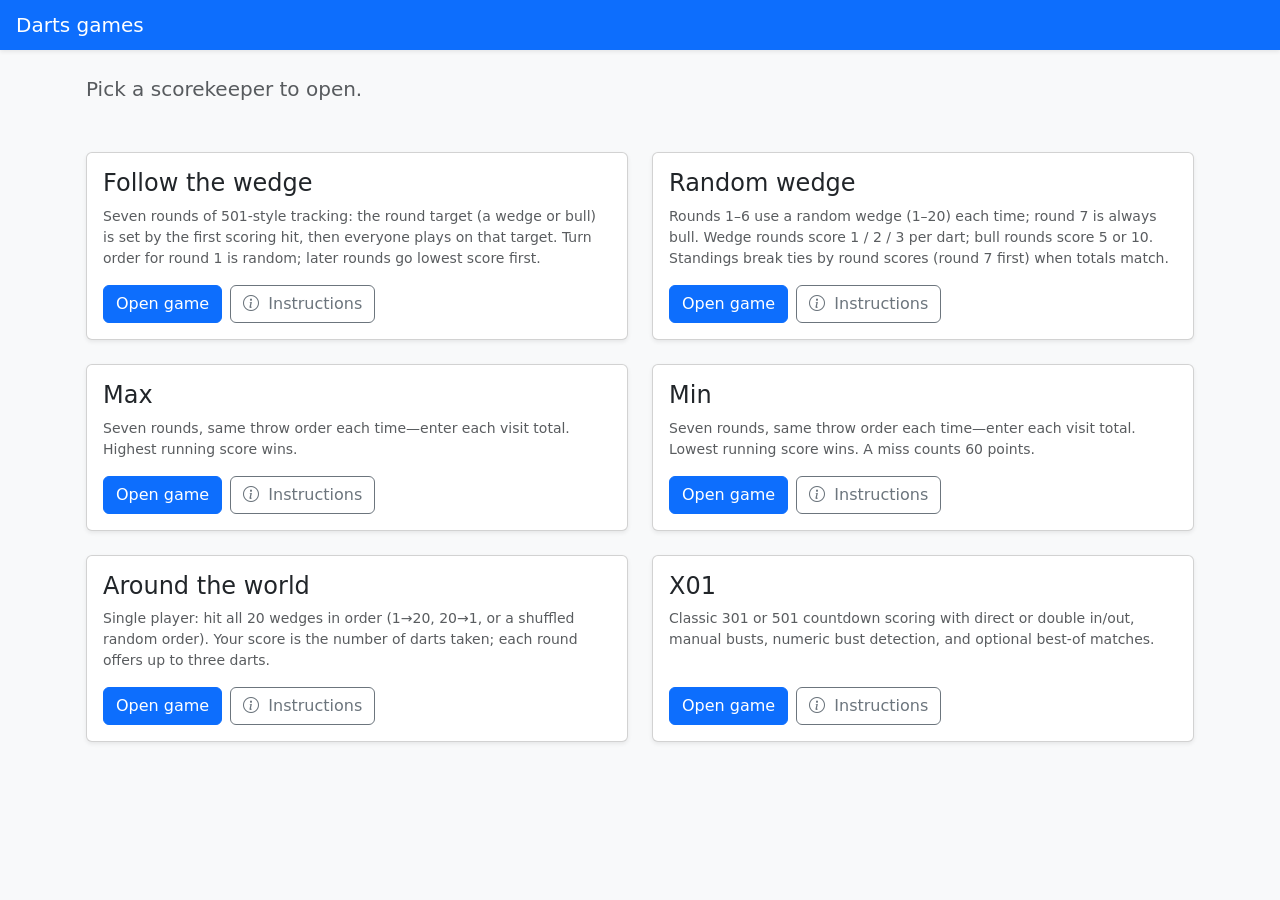
<file: index.html>
<!DOCTYPE html>
<html lang="en">
  <head>
    <meta charset="utf-8" />
    <meta name="viewport" content="width=device-width, initial-scale=1" />
    <title>Darts games</title>
    <link
      href="https://cdn.jsdelivr.net/npm/bootstrap@5.3.3/dist/css/bootstrap.min.css"
      rel="stylesheet"
      integrity="sha384-QWTKZyjpPEjISv5WaRU9OFeRpok6YctnYmDr5pNlyT2bRjXh0JMhjY6hW+ALEwIH"
      crossorigin="anonymous"
    />
    <link rel="stylesheet" href="https://cdn.jsdelivr.net/npm/bootstrap-icons@1.11.3/font/bootstrap-icons.min.css" />
    <style>
      .game-selector-card {
        transition: box-shadow 0.15s ease, transform 0.15s ease;
      }
      .game-selector-card:hover,
      .game-selector-card:focus-within {
        box-shadow: 0 0.5rem 1rem rgba(0, 0, 0, 0.12) !important;
        transform: translateY(-2px);
      }
    </style>
  </head>
  <body class="bg-light">
    <header class="navbar navbar-dark bg-primary shadow-sm py-2">
      <div class="container-fluid px-3">
        <span class="navbar-brand mb-0 h1 fs-5">Darts games</span>
      </div>
    </header>

    <main class="container px-3 py-4 pb-5">
      <p class="lead text-muted mb-4 mb-md-5">Pick a scorekeeper to open.</p>

      <div class="row g-4">
        <div class="col-md-6">
          <article class="card h-100 shadow-sm game-selector-card">
            <div class="card-body d-flex flex-column">
              <h2 class="h4 card-title text-body">Follow the wedge</h2>
              <p class="card-text text-body-secondary small flex-grow-1 mb-3">
                Seven rounds of 501-style tracking: the round target (a wedge or bull) is set by the first scoring hit, then everyone plays
                on that target. Turn order for round 1 is random; later rounds go lowest score first.
              </p>
              <div class="d-flex flex-wrap gap-2 align-self-start">
                <a href="follow-sector/index.html" class="btn btn-primary">Open game</a>
                <a
                  href="instructions.html?game=follow-sector"
                  class="btn btn-outline-secondary"
                  aria-label="Instructions"
                  title="Instructions"
                >
                  <i class="bi bi-info-circle" aria-hidden="true"></i>
                  <span class="ms-1">Instructions</span>
                </a>
              </div>
            </div>
          </article>
        </div>

        <div class="col-md-6">
          <article class="card h-100 shadow-sm game-selector-card">
            <div class="card-body d-flex flex-column">
              <h2 class="h4 card-title text-body">Random wedge</h2>
              <p class="card-text text-body-secondary small flex-grow-1 mb-3">
                Rounds 1–6 use a random wedge (1–20) each time; round 7 is always bull. Wedge rounds score 1 / 2 / 3 per dart; bull rounds
                score 5 or 10. Standings break ties by round scores (round 7 first) when totals match.
              </p>
              <div class="d-flex flex-wrap gap-2 align-self-start">
                <a href="random-sector/index.html" class="btn btn-primary">Open game</a>
                <a
                  href="instructions.html?game=random-sector"
                  class="btn btn-outline-secondary"
                  aria-label="Instructions"
                  title="Instructions"
                >
                  <i class="bi bi-info-circle" aria-hidden="true"></i>
                  <span class="ms-1">Instructions</span>
                </a>
              </div>
            </div>
          </article>
        </div>

        <div class="col-md-6">
          <article class="card h-100 shadow-sm game-selector-card">
            <div class="card-body d-flex flex-column">
              <h2 class="h4 card-title text-body">Max</h2>
              <p class="card-text text-body-secondary small flex-grow-1 mb-3">
                Seven rounds, same throw order each time—enter each visit total. Highest running score wins.
              </p>
              <div class="d-flex flex-wrap gap-2 align-self-start">
                <a href="max-game/index.html" class="btn btn-primary">Open game</a>
                <a href="instructions.html?game=max-game" class="btn btn-outline-secondary" aria-label="Instructions" title="Instructions">
                  <i class="bi bi-info-circle" aria-hidden="true"></i>
                  <span class="ms-1">Instructions</span>
                </a>
              </div>
            </div>
          </article>
        </div>

        <div class="col-md-6">
          <article class="card h-100 shadow-sm game-selector-card">
            <div class="card-body d-flex flex-column">
              <h2 class="h4 card-title text-body">Min</h2>
              <p class="card-text text-body-secondary small flex-grow-1 mb-3">
                Seven rounds, same throw order each time—enter each visit total. Lowest running score wins. A miss counts 60 points.
              </p>
              <div class="d-flex flex-wrap gap-2 align-self-start">
                <a href="min-game/index.html" class="btn btn-primary">Open game</a>
                <a href="instructions.html?game=min-game" class="btn btn-outline-secondary" aria-label="Instructions" title="Instructions">
                  <i class="bi bi-info-circle" aria-hidden="true"></i>
                  <span class="ms-1">Instructions</span>
                </a>
              </div>
            </div>
          </article>
        </div>

        <div class="col-md-6">
          <article class="card h-100 shadow-sm game-selector-card">
            <div class="card-body d-flex flex-column">
              <h2 class="h4 card-title text-body">Around the world</h2>
              <p class="card-text text-body-secondary small flex-grow-1 mb-3">
                Single player: hit all 20 wedges in order (1→20, 20→1, or a shuffled random order). Your score is the number of darts taken; each round offers up to three darts.
              </p>
              <div class="d-flex flex-wrap gap-2 align-self-start">
                <a href="around-the-world/index.html" class="btn btn-primary">Open game</a>
                <a
                  href="instructions.html?game=around-the-world"
                  class="btn btn-outline-secondary"
                  aria-label="Instructions"
                  title="Instructions"
                >
                  <i class="bi bi-info-circle" aria-hidden="true"></i>
                  <span class="ms-1">Instructions</span>
                </a>
              </div>
            </div>
          </article>
        </div>

        <div class="col-md-6">
          <article class="card h-100 shadow-sm game-selector-card">
            <div class="card-body d-flex flex-column">
              <h2 class="h4 card-title text-body">X01</h2>
              <p class="card-text text-body-secondary small flex-grow-1 mb-3">
                Classic 301 or 501 countdown scoring with direct or double in/out, manual busts, numeric bust detection, and optional best-of matches.
              </p>
              <div class="d-flex flex-wrap gap-2 align-self-start">
                <a href="x01/index.html" class="btn btn-primary">Open game</a>
                <a href="instructions.html?game=x01" class="btn btn-outline-secondary" aria-label="Instructions" title="Instructions">
                  <i class="bi bi-info-circle" aria-hidden="true"></i>
                  <span class="ms-1">Instructions</span>
                </a>
              </div>
            </div>
          </article>
        </div>
      </div>
    </main>
  </body>
</html>
</file>
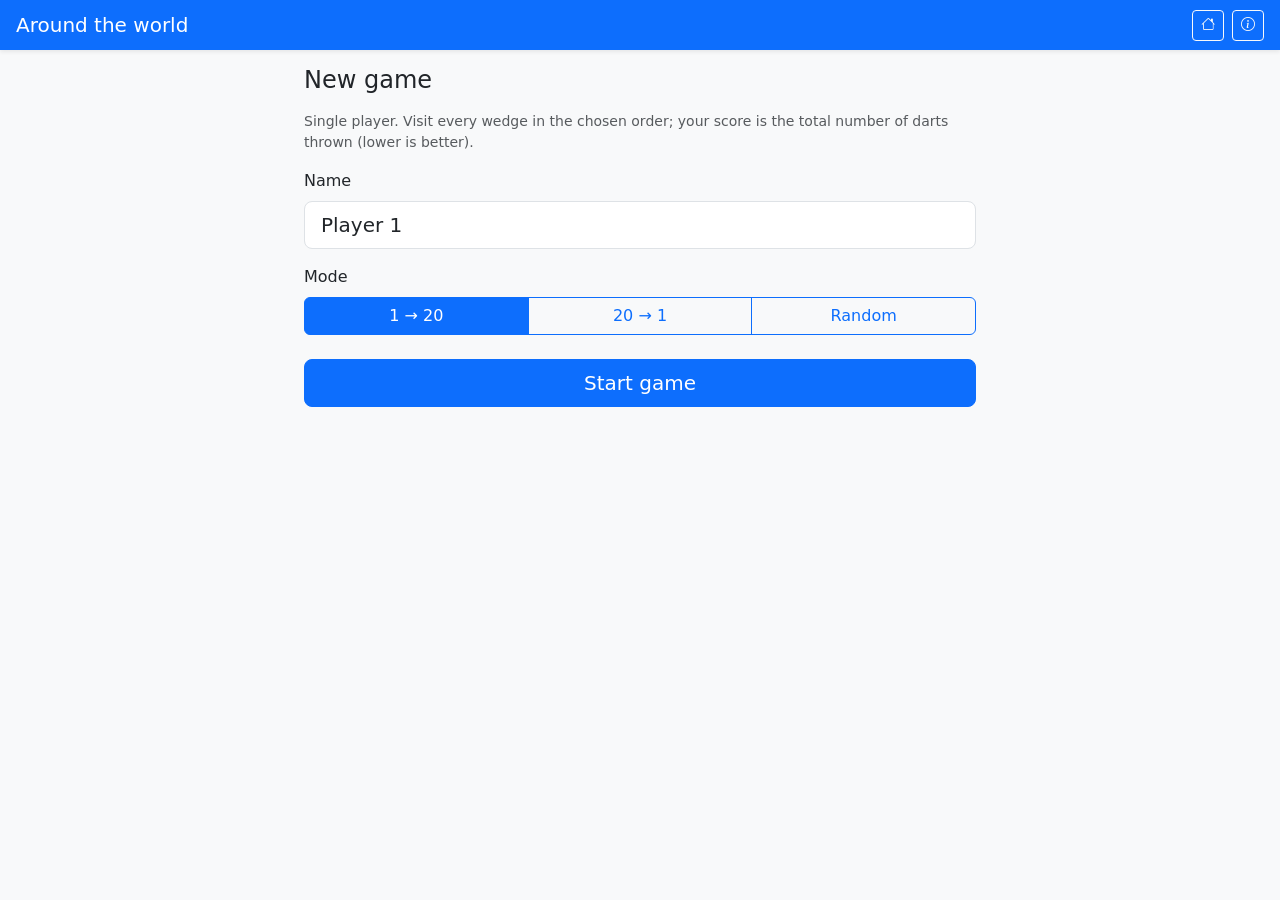
<file: around-the-world/index.html>
<!DOCTYPE html>
<html lang="en">
  <head>
    <meta charset="utf-8" />
    <meta name="viewport" content="width=device-width, initial-scale=1" />
    <title>Around the world</title>
    <link
      href="https://cdn.jsdelivr.net/npm/bootstrap@5.3.3/dist/css/bootstrap.min.css"
      rel="stylesheet"
      integrity="sha384-QWTKZyjpPEjISv5WaRU9OFeRpok6YctnYmDr5pNlyT2bRjXh0JMhjY6hW+ALEwIH"
      crossorigin="anonymous"
    />
    <link rel="stylesheet" href="https://cdn.jsdelivr.net/npm/bootstrap-icons@1.11.3/font/bootstrap-icons.min.css" />
    <link rel="stylesheet" href="../assets/darts-shared.css" />
    <link rel="stylesheet" href="styles.css" />
  </head>
  <body class="bg-light">
    <header class="navbar navbar-dark bg-primary shadow-sm py-2">
      <div class="container-fluid px-3 d-flex flex-wrap align-items-center">
        <span class="navbar-brand mb-0 h1 fs-5">Around the world</span>
        <div class="d-flex ms-auto gap-2 align-items-center">
          <a href="../index.html" class="btn btn-outline-light btn-sm" aria-label="Home" title="Home">
            <i class="bi bi-house" aria-hidden="true"></i>
          </a>
          <a
            href="../instructions.html?game=around-the-world"
            class="btn btn-outline-light btn-sm"
            aria-label="Instructions"
            title="Instructions"
          >
            <i class="bi bi-info-circle" aria-hidden="true"></i>
          </a>
          <button type="button" class="btn btn-outline-light btn-sm d-none" id="btn-abandon" aria-label="Abandon game">
            <i class="bi bi-box-arrow-right" aria-hidden="true"></i>
            <span class="visually-hidden">Abandon game</span>
          </button>
        </div>
      </div>
    </header>

    <main class="container-fluid px-3 py-3 pb-5">
      <!-- Setup -->
      <section id="screen-setup" class="screen">
        <h2 class="h4 mb-3">New game</h2>
        <p class="text-muted small mb-3">
          Single player. Visit every wedge in the chosen order; your score is the total number of darts thrown (lower is better).
        </p>
        <div class="mb-3">
          <label for="setup-player-name" class="form-label">Name</label>
          <input type="text" class="form-control form-control-lg" id="setup-player-name" maxlength="40" autocomplete="name" />
        </div>
        <div class="mb-4">
          <div class="form-label fs-6 mb-2">Mode</div>
          <div class="btn-group mode-toggle w-100" role="group" aria-label="Mode">
            <input
              type="radio"
              class="btn-check"
              name="setup-mode"
              id="mode-asc"
              value="asc"
              autocomplete="off"
              checked
            />
            <label class="btn btn-outline-primary" for="mode-asc">1 → 20</label>

            <input type="radio" class="btn-check" name="setup-mode" id="mode-desc" value="desc" autocomplete="off" />
            <label class="btn btn-outline-primary" for="mode-desc">20 → 1</label>

            <input type="radio" class="btn-check" name="setup-mode" id="mode-random" value="random" autocomplete="off" />
            <label class="btn btn-outline-primary" for="mode-random">Random</label>
          </div>
        </div>
        <button type="button" class="btn btn-primary btn-lg w-100 w-md-auto" id="btn-start-game">Start game</button>
      </section>

      <!-- Playing -->
      <section id="screen-game" class="screen d-none">
        <div id="random-progress-card" class="card border-primary mb-3 d-none">
          <div class="card-body py-2 px-3">
            <div id="random-progress-wrap">
              <div
                class="progress round-progress shadow-sm"
                id="random-progress"
                role="progressbar"
                aria-valuemin="0"
                aria-valuemax="20"
                aria-valuenow="0"
                aria-valuetext="0 of 20 wedges cleared"
              >
                <div
                  class="progress-bar round-progress-fill bg-primary"
                  id="random-progress-fill"
                  style="width: 0%"
                ></div>
              </div>
              <div class="d-flex justify-content-center align-items-baseline mt-1">
                <span class="small fw-semibold text-body text-nowrap" id="random-progress-label">0 / 20</span>
              </div>
            </div>
          </div>
        </div>

        <div id="sector-board-card" class="card border-warning shadow-sm mb-3 overflow-hidden">
          <div class="card-body py-2 px-2">
            <div class="dartboard-target-row d-flex flex-nowrap align-items-center justify-content-center gap-2 gap-md-3">
              <div class="dartboard-holder dartboard-holder--compact flex-shrink-0">
                <svg
                  id="dartboard-svg"
                  class="dartboard-svg"
                  viewBox="0 0 200 200"
                  role="img"
                  aria-labelledby="dartboard-aria-title"
                >
                  <title id="dartboard-aria-title">Dartboard — this round’s wedges highlighted</title>
                  <defs>
                    <filter id="dart-glow" x="-40%" y="-40%" width="180%" height="180%">
                      <feGaussianBlur stdDeviation="2" result="blur" />
                      <feMerge>
                        <feMergeNode in="blur" />
                        <feMergeNode in="SourceGraphic" />
                      </feMerge>
                    </filter>
                  </defs>
                  <circle cx="100" cy="100" r="96" fill="none" stroke="#3e2723" stroke-width="2" />
                  <g id="dartboard-sectors"></g>
                  <g id="dartboard-bull-group" class="dartboard-bull-group">
                    <circle
                      class="bull-ring-outer"
                      cx="100"
                      cy="100"
                      r="22"
                      fill="#1b5e20"
                      stroke="#3e2723"
                      stroke-width="1.5"
                    />
                    <circle
                      class="bull-ring-inner"
                      cx="100"
                      cy="100"
                      r="10"
                      fill="#b71c1c"
                      stroke="#3e2723"
                      stroke-width="1"
                    />
                  </g>
                  <text
                    id="dartboard-wedge-label"
                    x="100"
                    y="28"
                    text-anchor="middle"
                    dominant-baseline="middle"
                    font-family="system-ui, -apple-system, sans-serif"
                    font-weight="900"
                    fill="#bf360c"
                    stroke="#ffffff"
                    stroke-width="1.5"
                    paint-order="stroke fill"
                    style="pointer-events: none; visibility: hidden"
                  >
                    20
                  </text>
                </svg>
              </div>
              <div
                id="round-wedge-numbers"
                class="round-wedge-numbers d-flex flex-wrap align-items-center flex-shrink-0"
                aria-live="polite"
              ></div>
            </div>
          </div>
        </div>

        <div class="card shadow-sm mb-3">
          <div class="card-header py-3 d-flex flex-wrap justify-content-between align-items-start gap-2 gap-md-3">
            <div class="current-player-header">
              <span class="current-player-name" id="stat-player">—</span>
            </div>
            <div class="ms-auto text-center">
              <div class="small text-muted text-uppercase">Darts thrown (score)</div>
              <div class="display-6 fw-bold text-primary lh-1 mt-1" id="stat-total-darts">0</div>
            </div>
          </div>
          <div class="card-body pt-3">
            <div class="row g-2 mb-4">
              <div class="col-6">
                <button type="button" class="btn btn-success btn-lg w-100" id="btn-hit">Hit</button>
              </div>
              <div class="col-6">
                <button type="button" class="btn btn-outline-secondary btn-lg w-100" id="btn-miss">Miss</button>
              </div>
            </div>
            <div class="pending-hint-slot mb-1">
              <p class="small text-muted mb-0" id="pending-hint" aria-live="polite"></p>
            </div>
            <div class="row g-2 mb-2">
              <div class="col-6">
                <button type="button" class="btn btn-primary btn-lg w-100" id="btn-confirm-round" disabled>
                  Confirm
                </button>
              </div>
              <div class="col-6">
                <button type="button" class="btn btn-outline-danger btn-lg w-100" id="btn-reset-round" disabled>
                  Reset
                </button>
              </div>
            </div>
            <button type="button" class="btn btn-outline-primary w-100 d-none" id="btn-nn">
              N/N — end round (unused darts do not count)
            </button>
          </div>
        </div>
      </section>

      <!-- Finished -->
      <section id="screen-finished" class="screen d-none">
        <h2 class="h4 mb-3">Finished</h2>
        <p class="lead">
          Total darts (final score):
          <strong id="final-dart-count">0</strong>
        </p>
        <p class="text-muted small mb-3">Lower is better.</p>
        <h3 class="h6 text-muted text-uppercase mb-2 letter-spacing-tight">Throws per sector</h3>
        <div class="table-responsive shadow-sm mb-4">
          <table class="table table-sm table-bordered table-striped mb-0 align-middle" id="sector-hits-table">
            <thead></thead>
            <tbody></tbody>
          </table>
        </div>
        <button type="button" class="btn btn-primary btn-lg w-100" id="btn-new-from-finished">New game</button>
      </section>
    </main>

    <script
      src="https://code.jquery.com/jquery-3.7.1.min.js"
      integrity="sha256-/JqT3SQfawRcv/BIHPThkBvs0OEvtFFmqPF/lYI/Cxo="
      crossorigin="anonymous"
    ></script>
    <script
      src="https://cdn.jsdelivr.net/npm/bootstrap@5.3.3/dist/js/bootstrap.bundle.min.js"
      integrity="sha384-YvpcrYf0tY3lHB60NNkmXc5s9fDVZLESaAA55NDzOxhy9GkcIdslK1eN7N6jIeHz"
      crossorigin="anonymous"
    ></script>
    <script src="app.js"></script>
  </body>
</html>
</file>
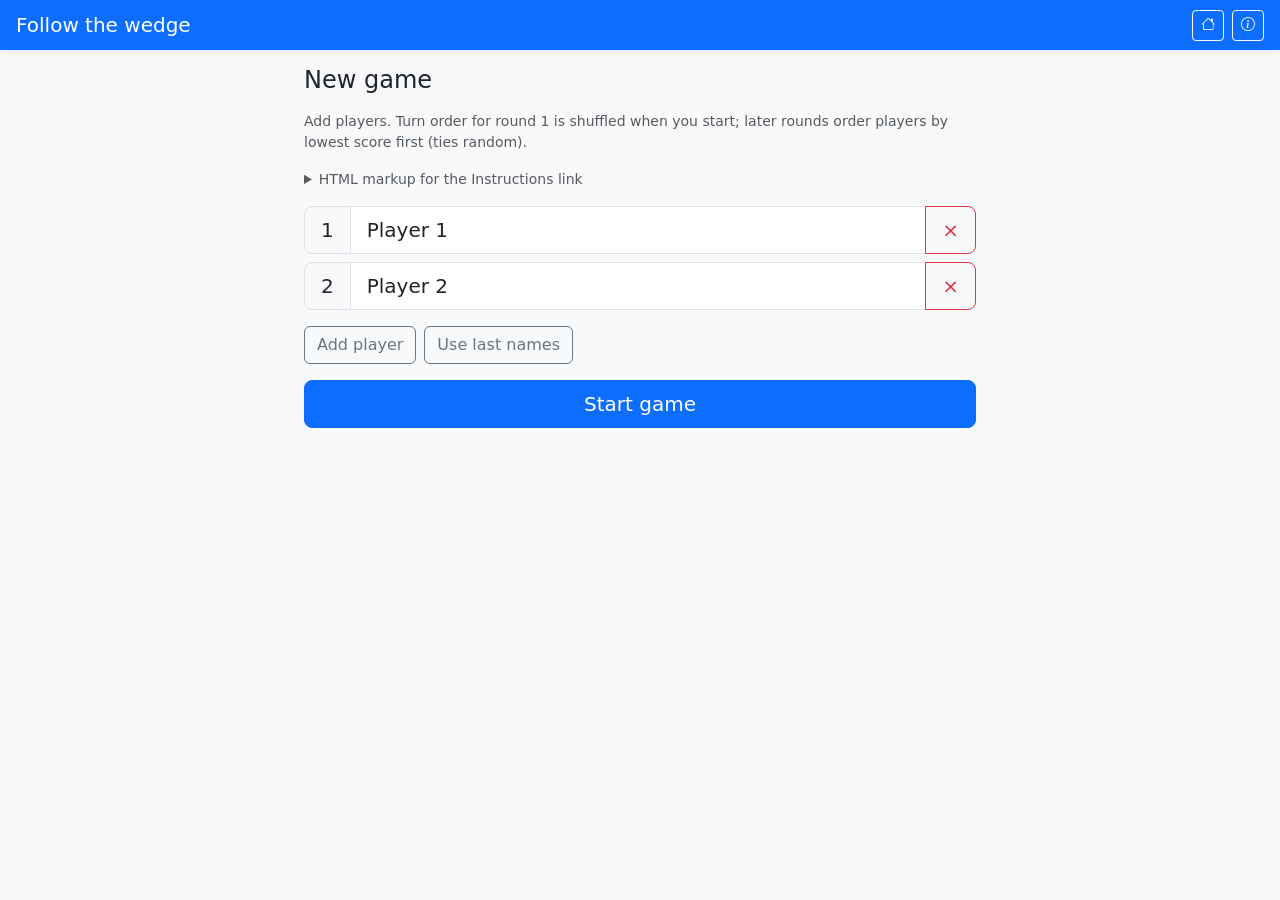
<file: follow-sector/index.html>
<!DOCTYPE html>
<html lang="en">
  <head>
    <meta charset="utf-8" />
    <meta name="viewport" content="width=device-width, initial-scale=1" />
    <title>Follow the wedge</title>
    <link
      href="https://cdn.jsdelivr.net/npm/bootstrap@5.3.3/dist/css/bootstrap.min.css"
      rel="stylesheet"
      integrity="sha384-QWTKZyjpPEjISv5WaRU9OFeRpok6YctnYmDr5pNlyT2bRjXh0JMhjY6hW+ALEwIH"
      crossorigin="anonymous"
    />
    <link rel="stylesheet" href="https://cdn.jsdelivr.net/npm/bootstrap-icons@1.11.3/font/bootstrap-icons.min.css" />
    <link rel="stylesheet" href="../assets/darts-shared.css" />
    <link rel="stylesheet" href="styles.css" />
  </head>
  <body class="bg-light">
    <header class="navbar navbar-dark bg-primary shadow-sm py-2">
      <div class="container-fluid px-3 d-flex flex-wrap align-items-center">
        <span class="navbar-brand mb-0 h1 fs-5">Follow the wedge</span>
        <div class="d-flex ms-auto gap-2 align-items-center">
          <a href="../index.html" class="btn btn-outline-light btn-sm" aria-label="Home" title="Home">
            <i class="bi bi-house" aria-hidden="true"></i>
          </a>
          <a
            href="../instructions.html?game=follow-sector"
            class="btn btn-outline-light btn-sm"
            aria-label="Instructions"
            title="Instructions"
          >
            <i class="bi bi-info-circle" aria-hidden="true"></i>
          </a>
          <button type="button" class="btn btn-outline-light btn-sm d-none" id="btn-abandon" aria-label="Abandon game">
            <i class="bi bi-box-arrow-right" aria-hidden="true"></i>
            <span class="visually-hidden">Abandon game</span>
          </button>
        </div>
      </div>
    </header>

    <main class="container-fluid px-3 py-3 pb-5">
      <!-- Setup -->
      <section id="screen-setup" class="screen">
        <h2 class="h4 mb-3">New game</h2>
        <p class="text-muted small mb-3">
          Add players. Turn order for round 1 is shuffled when you start; later rounds order players by lowest score first (ties random).
        </p>
        <details class="small text-muted mb-3">
          <summary>HTML markup for the Instructions link</summary>
          <pre class="mb-0 mt-2"><code>&lt;a href="../instructions.html?game=follow-sector" class="btn btn-outline-light btn-sm" aria-label="Instructions" title="Instructions"&gt;&lt;i class="bi bi-info-circle" aria-hidden="true"&gt;&lt;/i&gt;&lt;/a&gt;</code></pre>
        </details>
        <div id="setup-players" class="vstack gap-2 mb-3"></div>
        <div class="d-flex flex-wrap gap-2 mb-3">
          <button type="button" class="btn btn-outline-secondary" id="btn-add-player">Add player</button>
          <button type="button" class="btn btn-outline-secondary" id="btn-fill-last">Use last names</button>
        </div>
        <button type="button" class="btn btn-primary btn-lg w-100 w-md-auto" id="btn-start-game">Start game</button>
      </section>

      <!-- Playing + tie-break -->
      <section id="screen-game" class="screen d-none">
        <div id="tiebreak-banner" class="alert alert-warning py-2 mb-3 d-none" role="status">
          <strong>Tie-break</strong> — first place is tied. Random target (sector <span class="text-lowercase">or</span> bull) each wave;
          three darts per turn; only tied leaders throw (setup order among ties).
        </div>
        <div class="round-banner card border-primary mb-3">
          <div class="card-body py-2 px-3">
            <div id="round-progress-wrap">
              <div
                class="progress round-progress shadow-sm"
                id="round-progress"
                role="progressbar"
                aria-valuemin="1"
                aria-valuemax="7"
                aria-valuenow="1"
                aria-valuetext="Round 1 of 7"
              >
                <div
                  class="progress-bar round-progress-fill bg-primary"
                  id="round-progress-fill"
                  style="width: 14.285714286%"
                ></div>
              </div>
              <div class="round-progress-labels d-flex justify-content-between small text-muted mt-1 px-0">
                <span class="flex-fill text-center">1</span>
                <span class="flex-fill text-center">2</span>
                <span class="flex-fill text-center">3</span>
                <span class="flex-fill text-center">4</span>
                <span class="flex-fill text-center">5</span>
                <span class="flex-fill text-center">6</span>
                <span class="flex-fill text-center">7</span>
              </div>
            </div>
            <p class="mb-0 small text-muted mt-1" id="game-phase-hint"></p>
          </div>
        </div>

        <div id="sector-board-card" class="card border-warning shadow-sm mb-3 d-none overflow-hidden">
          <div class="card-body py-2 px-2">
            <div class="dartboard-target-row d-flex flex-nowrap align-items-center justify-content-center gap-2 gap-md-3">
              <div class="dartboard-holder dartboard-holder--compact flex-shrink-0">
              <svg
                id="dartboard-svg"
                class="dartboard-svg"
                viewBox="0 0 200 200"
                role="img"
                aria-labelledby="dartboard-aria-title"
              >
                <title id="dartboard-aria-title">Dartboard</title>
                <defs>
                  <filter id="dart-glow" x="-40%" y="-40%" width="180%" height="180%">
                    <feGaussianBlur stdDeviation="2" result="blur" />
                    <feMerge>
                      <feMergeNode in="blur" />
                      <feMergeNode in="SourceGraphic" />
                    </feMerge>
                  </filter>
                </defs>
                <circle cx="100" cy="100" r="96" fill="none" stroke="#3e2723" stroke-width="2" />
                <g id="dartboard-sectors"></g>
                <g id="dartboard-bull-group" class="dartboard-bull-group">
                  <circle
                    class="bull-ring-outer"
                    cx="100"
                    cy="100"
                    r="22"
                    fill="#1b5e20"
                    stroke="#3e2723"
                    stroke-width="1.5"
                  />
                  <circle
                    class="bull-ring-inner"
                    cx="100"
                    cy="100"
                    r="10"
                    fill="#b71c1c"
                    stroke="#3e2723"
                    stroke-width="1"
                  />
                </g>
                <text
                  id="dartboard-wedge-label"
                  x="100"
                  y="28"
                  text-anchor="middle"
                  dominant-baseline="middle"
                  font-family="system-ui, -apple-system, sans-serif"
                  font-weight="900"
                  fill="#bf360c"
                  stroke="#ffffff"
                  stroke-width="1.5"
                  paint-order="stroke fill"
                  style="pointer-events: none; visibility: hidden"
                >
                  20
                </text>
              </svg>
              </div>
              <div
                class="board-target-figure flex-shrink-0 d-none"
                id="board-target-figure"
                title=""
                aria-hidden="true"
              ></div>
            </div>
          </div>
        </div>

        <div class="card shadow-sm mb-3">
          <div class="card-header py-3 current-player-header">
            <span class="current-player-name" id="current-player-name">—</span>
            <span class="current-player-action" id="current-player-action"></span>
          </div>
          <div class="card-body" id="throws-panel"></div>
          <div class="card-footer bg-transparent border-top-0 pt-0 px-3 pb-3">
            <button type="button" class="btn btn-success btn-lg w-100" id="btn-confirm-turn" disabled>
              Confirm turn — -
            </button>
          </div>
        </div>

        <div class="card shadow-sm mb-3">
          <div class="card-header py-2"><strong>Scores</strong></div>
          <div class="table-responsive mb-0">
            <table class="table table-sm table-striped mb-0 align-middle" id="score-table">
              <thead>
                <tr>
                  <th scope="col">Player</th>
                  <th scope="col" class="text-end">Total</th>
                </tr>
              </thead>
              <tbody id="score-tbody"></tbody>
            </table>
          </div>
        </div>
      </section>

      <!-- Finished -->
      <section id="screen-finished" class="screen d-none">
        <h2 class="h4 mb-3">Final standings</h2>
        <div id="standings-podium-wrap" class="standings-podium-wrap mb-4"></div>
        <h3 class="h6 text-muted text-uppercase mb-2 letter-spacing-tight">Round scores</h3>
        <div class="table-responsive shadow-sm mb-4">
          <table class="table table-sm table-bordered table-striped mb-0 align-middle" id="standings-round-scores-table">
            <thead></thead>
            <tbody></tbody>
          </table>
        </div>
        <h3 class="h6 text-muted text-uppercase mb-2 d-none letter-spacing-tight" id="standings-others-heading">
          Other places
        </h3>
        <ul class="list-group shadow-sm mb-4 d-none" id="standings-rest-list"></ul>
        <button type="button" class="btn btn-primary btn-lg w-100" id="btn-new-from-finished">New game</button>
      </section>
    </main>

    <script
      src="https://code.jquery.com/jquery-3.7.1.min.js"
      integrity="sha256-/JqT3SQfawRcv/BIHPThkBvs0OEvtFFmqPF/lYI/Cxo="
      crossorigin="anonymous"
    ></script>
    <script
      src="https://cdn.jsdelivr.net/npm/bootstrap@5.3.3/dist/js/bootstrap.bundle.min.js"
      integrity="sha384-YvpcrYf0tY3lHB60NNkmXc5s9fDVZLESaAA55NDzOxhy9GkcIdslK1eN7N6jIeHz"
      crossorigin="anonymous"
    ></script>
    <script src="app.js"></script>
  </body>
</html>
</file>
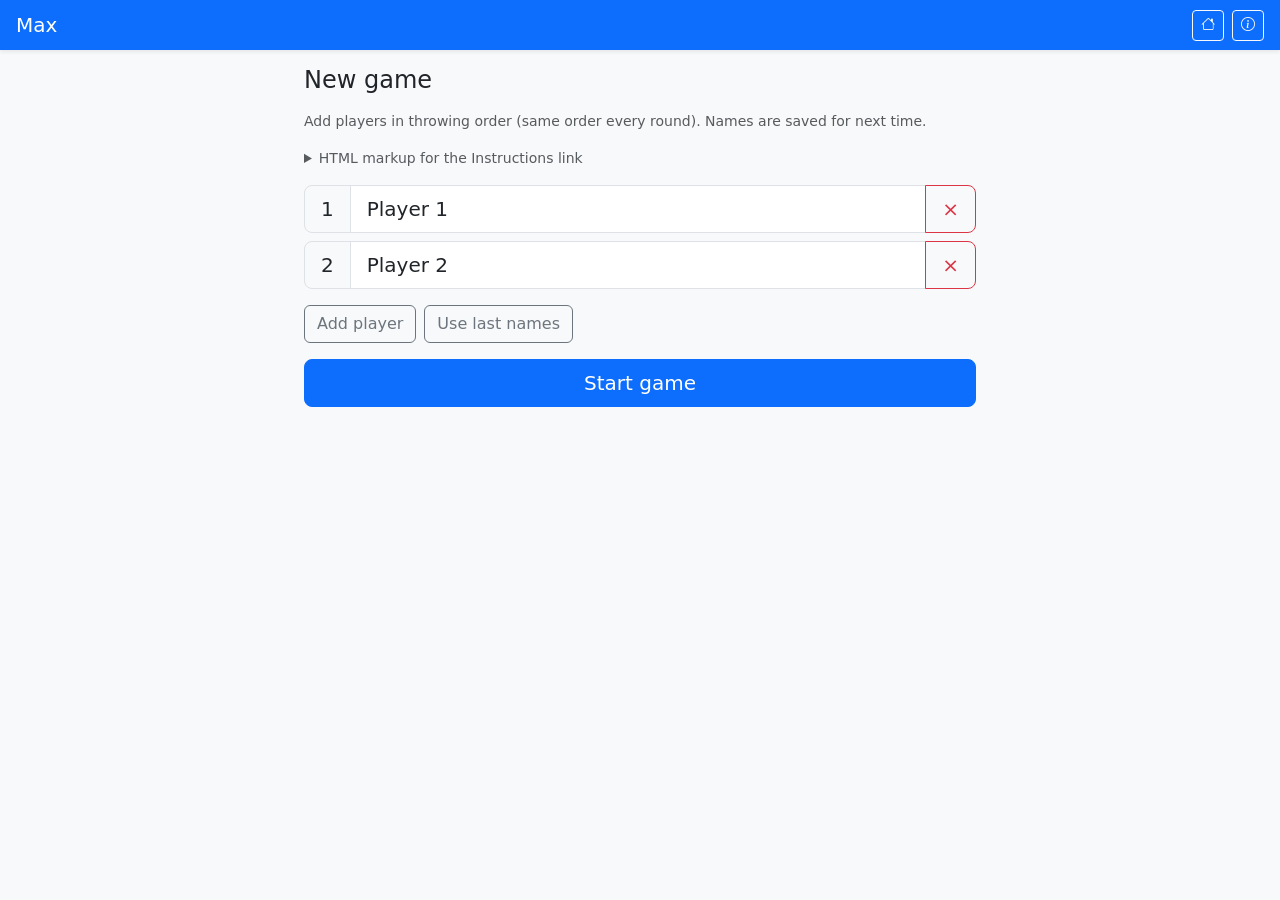
<file: max-game/index.html>
<!DOCTYPE html>
<html lang="en">
  <head>
    <meta charset="utf-8" />
    <meta name="viewport" content="width=device-width, initial-scale=1" />
    <title>Max</title>
    <link
      href="https://cdn.jsdelivr.net/npm/bootstrap@5.3.3/dist/css/bootstrap.min.css"
      rel="stylesheet"
      integrity="sha384-QWTKZyjpPEjISv5WaRU9OFeRpok6YctnYmDr5pNlyT2bRjXh0JMhjY6hW+ALEwIH"
      crossorigin="anonymous"
    />
    <link rel="stylesheet" href="https://cdn.jsdelivr.net/npm/bootstrap-icons@1.11.3/font/bootstrap-icons.min.css" />
    <link rel="stylesheet" href="../assets/darts-shared.css" />
    <link rel="stylesheet" href="styles.css" />
  </head>
  <body class="bg-light">
    <header class="navbar navbar-dark bg-primary shadow-sm py-2">
      <div class="container-fluid px-3 d-flex flex-wrap align-items-center">
        <span class="navbar-brand mb-0 h1 fs-5">Max</span>
        <div class="d-flex ms-auto gap-2 align-items-center">
          <a href="../index.html" class="btn btn-outline-light btn-sm" aria-label="Home" title="Home">
            <i class="bi bi-house" aria-hidden="true"></i>
          </a>
          <a
            href="../instructions.html?game=max-game"
            class="btn btn-outline-light btn-sm"
            aria-label="Instructions"
            title="Instructions"
          >
            <i class="bi bi-info-circle" aria-hidden="true"></i>
          </a>
          <button type="button" class="btn btn-outline-light btn-sm d-none" id="btn-abandon" aria-label="Abandon game">
            <i class="bi bi-box-arrow-right" aria-hidden="true"></i>
            <span class="visually-hidden">Abandon game</span>
          </button>
        </div>
      </div>
    </header>

    <main class="container-fluid px-3 py-3 pb-5">
      <!-- Setup -->
      <section id="screen-setup" class="screen">
        <h2 class="h4 mb-3">New game</h2>
        <p class="text-muted small mb-3">Add players in throwing order (same order every round). Names are saved for next time.</p>
        <details class="small text-muted mb-3">
          <summary>HTML markup for the Instructions link</summary>
          <pre class="mb-0 mt-2"><code>&lt;a href="../instructions.html?game=max-game" class="btn btn-outline-light btn-sm" aria-label="Instructions" title="Instructions"&gt;&lt;i class="bi bi-info-circle" aria-hidden="true"&gt;&lt;/i&gt;&lt;/a&gt;</code></pre>
        </details>
        <div id="setup-players" class="vstack gap-2 mb-3"></div>
        <div class="d-flex flex-wrap gap-2 mb-3">
          <button type="button" class="btn btn-outline-secondary" id="btn-add-player">Add player</button>
          <button type="button" class="btn btn-outline-secondary" id="btn-fill-last">Use last names</button>
        </div>
        <button type="button" class="btn btn-primary btn-lg w-100 w-md-auto" id="btn-start-game">Start game</button>
      </section>

      <!-- Play: seven rounds, full-board scoring -->
      <section id="screen-game" class="screen d-none">
        <div class="round-banner card border-primary mb-3">
          <div class="card-body py-2 px-3">
            <div id="round-progress-wrap">
              <div
                class="progress round-progress shadow-sm"
                id="round-progress"
                role="progressbar"
                aria-valuemin="1"
                aria-valuemax="7"
                aria-valuenow="1"
                aria-valuetext="Round 1 of 7"
              >
                <div
                  class="progress-bar round-progress-fill bg-primary"
                  id="round-progress-fill"
                  style="width: 14.285714286%"
                ></div>
              </div>
              <div class="round-progress-labels d-flex justify-content-between small text-muted mt-1 px-0">
                <span class="flex-fill text-center">1</span>
                <span class="flex-fill text-center">2</span>
                <span class="flex-fill text-center">3</span>
                <span class="flex-fill text-center">4</span>
                <span class="flex-fill text-center">5</span>
                <span class="flex-fill text-center">6</span>
                <span class="flex-fill text-center">7</span>
              </div>
            </div>
            <p class="mb-0 small text-muted mt-1" id="game-phase-hint"></p>
          </div>
        </div>

        <div class="card shadow-sm mb-3">
          <div class="card-header py-3 current-player-header">
            <span class="current-player-name" id="current-player-name">—</span>
            <span class="current-player-action" id="current-player-action"></span>
          </div>
          <div class="card-body" id="throws-panel"></div>
          <div class="card-footer bg-transparent border-top-0 pt-0 px-3 pb-3">
            <button type="button" class="btn btn-success btn-lg w-100" id="btn-confirm-turn" disabled>
              Confirm turn — -
            </button>
          </div>
        </div>

        <div class="card shadow-sm mb-3">
          <div class="card-header py-2"><strong>Scores</strong></div>
          <div class="table-responsive mb-0">
            <table class="table table-sm table-striped mb-0 align-middle" id="score-table">
              <thead>
                <tr>
                  <th scope="col">Player</th>
                  <th scope="col" class="text-end">Total</th>
                </tr>
              </thead>
              <tbody id="score-tbody"></tbody>
            </table>
          </div>
        </div>
      </section>

      <!-- Finished -->
      <section id="screen-finished" class="screen d-none">
        <h2 class="h4 mb-3">Final standings</h2>
        <div id="standings-podium-wrap" class="standings-podium-wrap mb-4"></div>
        <h3 class="h6 text-muted text-uppercase mb-2 letter-spacing-tight">Round scores</h3>
        <div class="table-responsive shadow-sm mb-4">
          <table class="table table-sm table-bordered table-striped mb-0 align-middle" id="standings-round-scores-table">
            <thead></thead>
            <tbody></tbody>
          </table>
        </div>
        <h3 class="h6 text-muted text-uppercase mb-2 d-none letter-spacing-tight" id="standings-others-heading">
          Other places
        </h3>
        <ul class="list-group shadow-sm mb-4 d-none" id="standings-rest-list"></ul>
        <button type="button" class="btn btn-primary btn-lg w-100" id="btn-new-from-finished">New game</button>
      </section>
    </main>

    <script
      src="https://code.jquery.com/jquery-3.7.1.min.js"
      integrity="sha256-/JqT3SQfawRcv/BIHPThkBvs0OEvtFFmqPF/lYI/Cxo="
      crossorigin="anonymous"
    ></script>
    <script
      src="https://cdn.jsdelivr.net/npm/bootstrap@5.3.3/dist/js/bootstrap.bundle.min.js"
      integrity="sha384-YvpcrYf0tY3lHB60NNkmXc5s9fDVZLESaAA55NDzOxhy9GkcIdslK1eN7N6jIeHz"
      crossorigin="anonymous"
    ></script>
    <script src="app.js"></script>
  </body>
</html>
</file>
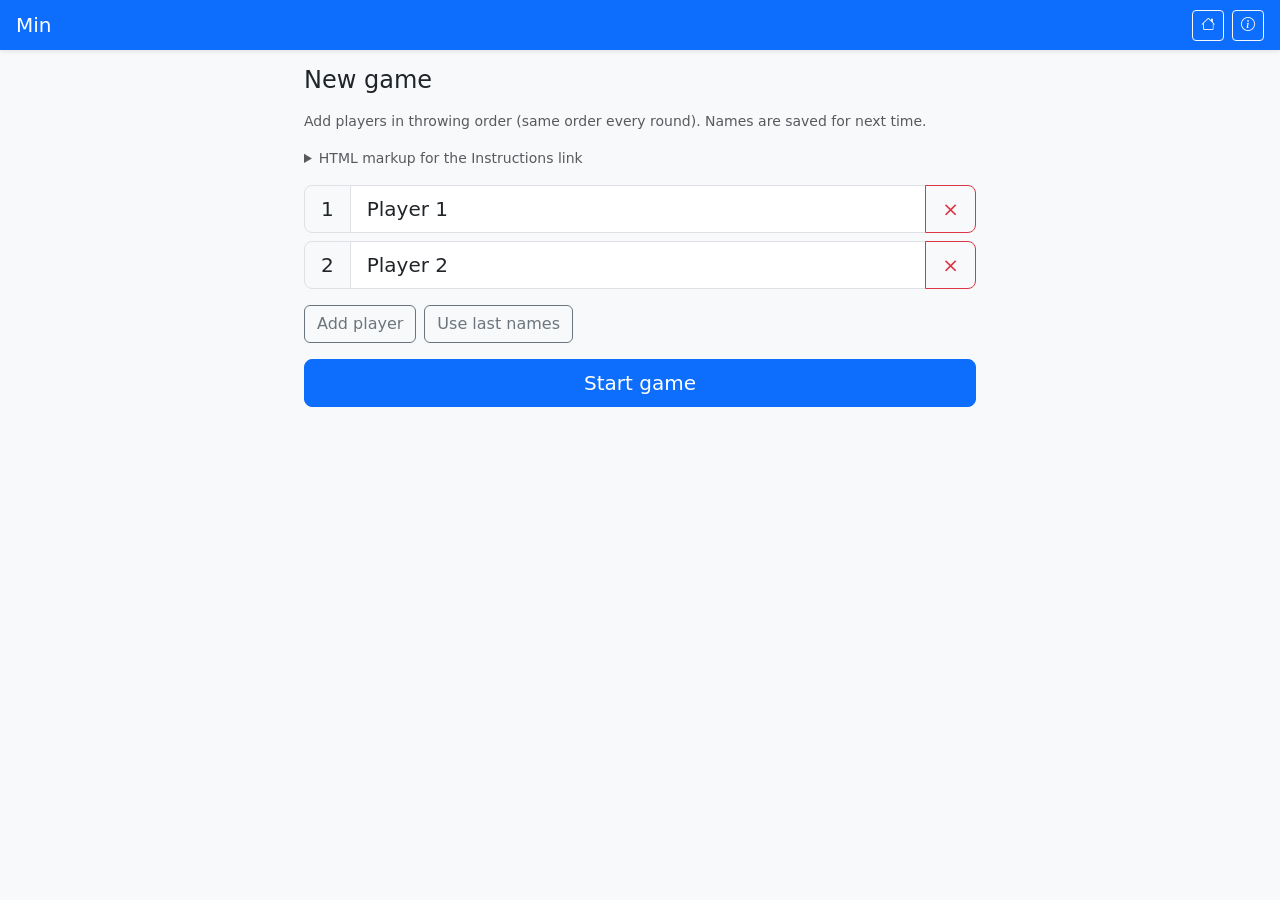
<file: min-game/index.html>
<!DOCTYPE html>
<html lang="en">
  <head>
    <meta charset="utf-8" />
    <meta name="viewport" content="width=device-width, initial-scale=1" />
    <title>Min</title>
    <link
      href="https://cdn.jsdelivr.net/npm/bootstrap@5.3.3/dist/css/bootstrap.min.css"
      rel="stylesheet"
      integrity="sha384-QWTKZyjpPEjISv5WaRU9OFeRpok6YctnYmDr5pNlyT2bRjXh0JMhjY6hW+ALEwIH"
      crossorigin="anonymous"
    />
    <link rel="stylesheet" href="https://cdn.jsdelivr.net/npm/bootstrap-icons@1.11.3/font/bootstrap-icons.min.css" />
    <link rel="stylesheet" href="../assets/darts-shared.css" />
    <link rel="stylesheet" href="styles.css" />
  </head>
  <body class="bg-light">
    <header class="navbar navbar-dark bg-primary shadow-sm py-2">
      <div class="container-fluid px-3 d-flex flex-wrap align-items-center">
        <span class="navbar-brand mb-0 h1 fs-5">Min</span>
        <div class="d-flex ms-auto gap-2 align-items-center">
          <a href="../index.html" class="btn btn-outline-light btn-sm" aria-label="Home" title="Home">
            <i class="bi bi-house" aria-hidden="true"></i>
          </a>
          <a
            href="../instructions.html?game=min-game"
            class="btn btn-outline-light btn-sm"
            aria-label="Instructions"
            title="Instructions"
          >
            <i class="bi bi-info-circle" aria-hidden="true"></i>
          </a>
          <button type="button" class="btn btn-outline-light btn-sm d-none" id="btn-abandon" aria-label="Abandon game">
            <i class="bi bi-box-arrow-right" aria-hidden="true"></i>
            <span class="visually-hidden">Abandon game</span>
          </button>
        </div>
      </div>
    </header>

    <main class="container-fluid px-3 py-3 pb-5">
      <section id="screen-setup" class="screen">
        <h2 class="h4 mb-3">New game</h2>
        <p class="text-muted small mb-3">Add players in throwing order (same order every round). Names are saved for next time.</p>
        <details class="small text-muted mb-3">
          <summary>HTML markup for the Instructions link</summary>
          <pre class="mb-0 mt-2"><code>&lt;a href="../instructions.html?game=min-game" class="btn btn-outline-light btn-sm" aria-label="Instructions" title="Instructions"&gt;&lt;i class="bi bi-info-circle" aria-hidden="true"&gt;&lt;/i&gt;&lt;/a&gt;</code></pre>
        </details>
        <div id="setup-players" class="vstack gap-2 mb-3"></div>
        <div class="d-flex flex-wrap gap-2 mb-3">
          <button type="button" class="btn btn-outline-secondary" id="btn-add-player">Add player</button>
          <button type="button" class="btn btn-outline-secondary" id="btn-fill-last">Use last names</button>
        </div>
        <button type="button" class="btn btn-primary btn-lg w-100 w-md-auto" id="btn-start-game">Start game</button>
      </section>

      <section id="screen-game" class="screen d-none">
        <div class="round-banner card border-primary mb-3">
          <div class="card-body py-2 px-3">
            <div id="round-progress-wrap">
              <div
                class="progress round-progress shadow-sm"
                id="round-progress"
                role="progressbar"
                aria-valuemin="1"
                aria-valuemax="7"
                aria-valuenow="1"
                aria-valuetext="Round 1 of 7"
              >
                <div
                  class="progress-bar round-progress-fill bg-primary"
                  id="round-progress-fill"
                  style="width: 14.285714286%"
                ></div>
              </div>
              <div class="round-progress-labels d-flex justify-content-between small text-muted mt-1 px-0">
                <span class="flex-fill text-center">1</span>
                <span class="flex-fill text-center">2</span>
                <span class="flex-fill text-center">3</span>
                <span class="flex-fill text-center">4</span>
                <span class="flex-fill text-center">5</span>
                <span class="flex-fill text-center">6</span>
                <span class="flex-fill text-center">7</span>
              </div>
            </div>
            <p class="mb-0 small text-muted mt-1" id="game-phase-hint"></p>
          </div>
        </div>

        <div class="card shadow-sm mb-3">
          <div class="card-header py-3 current-player-header">
            <span class="current-player-name" id="current-player-name">—</span>
            <span class="current-player-action" id="current-player-action"></span>
          </div>
          <div class="card-body" id="throws-panel"></div>
          <div class="card-footer bg-transparent border-top-0 pt-0 px-3 pb-3">
            <button type="button" class="btn btn-success btn-lg w-100" id="btn-confirm-turn" disabled>
              Confirm turn — -
            </button>
          </div>
        </div>

        <div class="card shadow-sm mb-3">
          <div class="card-header py-2"><strong>Scores</strong></div>
          <div class="table-responsive mb-0">
            <table class="table table-sm table-striped mb-0 align-middle" id="score-table">
              <thead>
                <tr>
                  <th scope="col">Player</th>
                  <th scope="col" class="text-end">Total</th>
                </tr>
              </thead>
              <tbody id="score-tbody"></tbody>
            </table>
          </div>
        </div>
      </section>

      <section id="screen-finished" class="screen d-none">
        <h2 class="h4 mb-3">Final standings</h2>
        <div id="standings-podium-wrap" class="standings-podium-wrap mb-4"></div>
        <h3 class="h6 text-muted text-uppercase mb-2 letter-spacing-tight">Round scores</h3>
        <div class="table-responsive shadow-sm mb-4">
          <table class="table table-sm table-bordered table-striped mb-0 align-middle" id="standings-round-scores-table">
            <thead></thead>
            <tbody></tbody>
          </table>
        </div>
        <h3 class="h6 text-muted text-uppercase mb-2 d-none letter-spacing-tight" id="standings-others-heading">
          Other places
        </h3>
        <ul class="list-group shadow-sm mb-4 d-none" id="standings-rest-list"></ul>
        <button type="button" class="btn btn-primary btn-lg w-100" id="btn-new-from-finished">New game</button>
      </section>
    </main>

    <script
      src="https://code.jquery.com/jquery-3.7.1.min.js"
      integrity="sha256-/JqT3SQfawRcv/BIHPThkBvs0OEvtFFmqPF/lYI/Cxo="
      crossorigin="anonymous"
    ></script>
    <script
      src="https://cdn.jsdelivr.net/npm/bootstrap@5.3.3/dist/js/bootstrap.bundle.min.js"
      integrity="sha384-YvpcrYf0tY3lHB60NNkmXc5s9fDVZLESaAA55NDzOxhy9GkcIdslK1eN7N6jIeHz"
      crossorigin="anonymous"
    ></script>
    <script src="app.js"></script>
  </body>
</html>
</file>
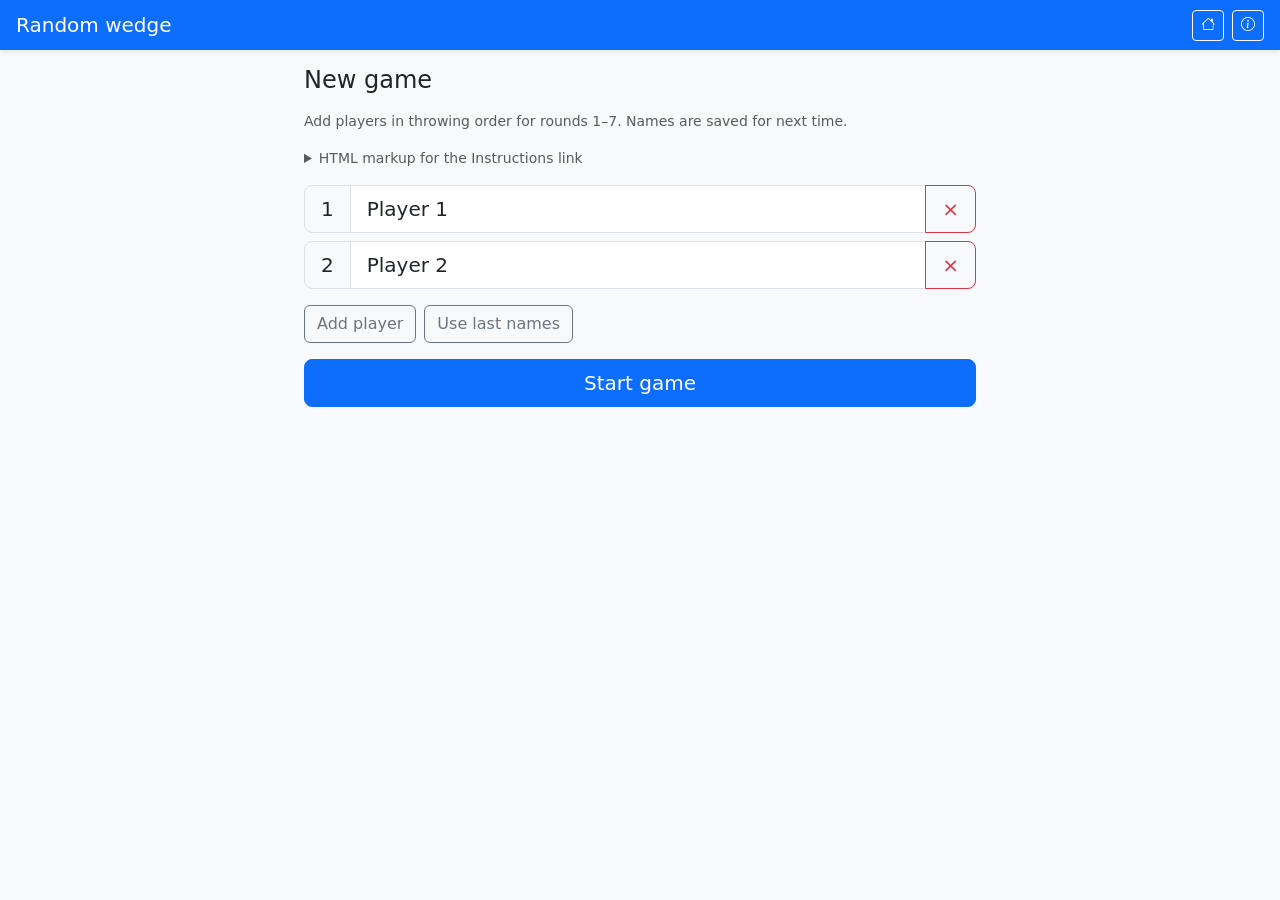
<file: random-sector/index.html>
<!DOCTYPE html>
<html lang="en">
  <head>
    <meta charset="utf-8" />
    <meta name="viewport" content="width=device-width, initial-scale=1" />
    <title>Random wedge</title>
    <link
      href="https://cdn.jsdelivr.net/npm/bootstrap@5.3.3/dist/css/bootstrap.min.css"
      rel="stylesheet"
      integrity="sha384-QWTKZyjpPEjISv5WaRU9OFeRpok6YctnYmDr5pNlyT2bRjXh0JMhjY6hW+ALEwIH"
      crossorigin="anonymous"
    />
    <link rel="stylesheet" href="https://cdn.jsdelivr.net/npm/bootstrap-icons@1.11.3/font/bootstrap-icons.min.css" />
    <link rel="stylesheet" href="../assets/darts-shared.css" />
    <link rel="stylesheet" href="styles.css" />
  </head>
  <body class="bg-light">
    <header class="navbar navbar-dark bg-primary shadow-sm py-2">
      <div class="container-fluid px-3 d-flex flex-wrap align-items-center">
        <span class="navbar-brand mb-0 h1 fs-5">Random wedge</span>
        <div class="d-flex ms-auto gap-2 align-items-center">
          <a href="../index.html" class="btn btn-outline-light btn-sm" aria-label="Home" title="Home">
            <i class="bi bi-house" aria-hidden="true"></i>
          </a>
          <a
            href="../instructions.html?game=random-sector"
            class="btn btn-outline-light btn-sm"
            aria-label="Instructions"
            title="Instructions"
          >
            <i class="bi bi-info-circle" aria-hidden="true"></i>
          </a>
          <button type="button" class="btn btn-outline-light btn-sm d-none" id="btn-abandon" aria-label="Abandon game">
            <i class="bi bi-box-arrow-right" aria-hidden="true"></i>
            <span class="visually-hidden">Abandon game</span>
          </button>
        </div>
      </div>
    </header>

    <main class="container-fluid px-3 py-3 pb-5">
      <!-- Setup -->
      <section id="screen-setup" class="screen">
        <h2 class="h4 mb-3">New game</h2>
        <p class="text-muted small mb-3">Add players in throwing order for rounds 1–7. Names are saved for next time.</p>
        <details class="small text-muted mb-3">
          <summary>HTML markup for the Instructions link</summary>
          <pre class="mb-0 mt-2"><code>&lt;a href="../instructions.html?game=random-sector" class="btn btn-outline-light btn-sm" aria-label="Instructions" title="Instructions"&gt;&lt;i class="bi bi-info-circle" aria-hidden="true"&gt;&lt;/i&gt;&lt;/a&gt;</code></pre>
        </details>
        <div id="setup-players" class="vstack gap-2 mb-3"></div>
        <div class="d-flex flex-wrap gap-2 mb-3">
          <button type="button" class="btn btn-outline-secondary" id="btn-add-player">Add player</button>
          <button type="button" class="btn btn-outline-secondary" id="btn-fill-last">Use last names</button>
        </div>
        <button type="button" class="btn btn-primary btn-lg w-100 w-md-auto" id="btn-start-game">Start game</button>
      </section>

      <!-- Playing (seven sector rounds; ties resolved by round scores) -->
      <section id="screen-game" class="screen d-none">
        <div class="round-banner card border-primary mb-3">
          <div class="card-body py-2 px-3">
            <div id="round-progress-wrap">
              <div
                class="progress round-progress shadow-sm"
                id="round-progress"
                role="progressbar"
                aria-valuemin="1"
                aria-valuemax="7"
                aria-valuenow="1"
                aria-valuetext="Round 1 of 7"
              >
                <div
                  class="progress-bar round-progress-fill bg-primary"
                  id="round-progress-fill"
                  style="width: 14.285714286%"
                ></div>
              </div>
              <div class="round-progress-labels d-flex justify-content-between small text-muted mt-1 px-0">
                <span class="flex-fill text-center">1</span>
                <span class="flex-fill text-center">2</span>
                <span class="flex-fill text-center">3</span>
                <span class="flex-fill text-center">4</span>
                <span class="flex-fill text-center">5</span>
                <span class="flex-fill text-center">6</span>
                <span class="flex-fill text-center">7</span>
              </div>
            </div>
            <p class="mb-0 small text-muted mt-1" id="game-phase-hint"></p>
          </div>
        </div>

        <div id="sector-board-card" class="card border-warning shadow-sm mb-3 d-none overflow-hidden">
          <div class="card-body py-2 px-2">
            <div class="dartboard-target-row d-flex flex-nowrap align-items-center justify-content-center gap-2 gap-md-3">
              <div class="dartboard-holder dartboard-holder--compact flex-shrink-0">
                <svg
                  id="dartboard-svg"
                  class="dartboard-svg"
                  viewBox="0 0 200 200"
                  role="img"
                  aria-labelledby="dartboard-aria-title"
                >
                  <title id="dartboard-aria-title">Dartboard</title>
                  <defs>
                    <filter id="dart-glow" x="-40%" y="-40%" width="180%" height="180%">
                      <feGaussianBlur stdDeviation="2" result="blur" />
                      <feMerge>
                        <feMergeNode in="blur" />
                        <feMergeNode in="SourceGraphic" />
                      </feMerge>
                    </filter>
                  </defs>
                  <circle cx="100" cy="100" r="96" fill="none" stroke="#3e2723" stroke-width="2" />
                  <g id="dartboard-sectors"></g>
                  <g id="dartboard-bull-group" class="dartboard-bull-group">
                    <circle
                      class="bull-ring-outer"
                      cx="100"
                      cy="100"
                      r="22"
                      fill="#1b5e20"
                      stroke="#3e2723"
                      stroke-width="1.5"
                    />
                    <circle
                      class="bull-ring-inner"
                      cx="100"
                      cy="100"
                      r="10"
                      fill="#b71c1c"
                      stroke="#3e2723"
                      stroke-width="1"
                    />
                  </g>
                  <text
                    id="dartboard-wedge-label"
                    x="100"
                    y="28"
                    text-anchor="middle"
                    dominant-baseline="middle"
                    font-family="system-ui, -apple-system, sans-serif"
                    font-weight="900"
                    fill="#bf360c"
                    stroke="#ffffff"
                    stroke-width="1.5"
                    paint-order="stroke fill"
                    style="pointer-events: none; visibility: hidden"
                  >
                    20
                  </text>
                </svg>
              </div>
              <div
                class="board-target-figure flex-shrink-0 d-none"
                id="board-target-figure"
                title=""
                aria-hidden="true"
              ></div>
            </div>
          </div>
        </div>

        <div class="card shadow-sm mb-3">
          <div class="card-header py-3 current-player-header">
            <span class="current-player-name" id="current-player-name">—</span>
            <span class="current-player-action" id="current-player-action"></span>
          </div>
          <div class="card-body" id="throws-panel"></div>
          <div class="card-footer bg-transparent border-top-0 pt-0 px-3 pb-3">
            <button type="button" class="btn btn-success btn-lg w-100" id="btn-confirm-turn" disabled>
              Confirm turn — -
            </button>
          </div>
        </div>

        <div class="card shadow-sm mb-3">
          <div class="card-header py-2"><strong>Scores</strong></div>
          <div class="table-responsive mb-0">
            <table class="table table-sm table-striped mb-0 align-middle" id="score-table">
              <thead>
                <tr>
                  <th scope="col">Player</th>
                  <th scope="col" class="text-end">Total</th>
                </tr>
              </thead>
              <tbody id="score-tbody"></tbody>
            </table>
          </div>
        </div>
      </section>

      <!-- Finished -->
      <section id="screen-finished" class="screen d-none">
        <h2 class="h4 mb-3">Final standings</h2>
        <div id="standings-podium-wrap" class="standings-podium-wrap mb-4"></div>
        <h3 class="h6 text-muted text-uppercase mb-2 letter-spacing-tight">Round scores</h3>
        <div class="table-responsive shadow-sm mb-4">
          <table class="table table-sm table-bordered table-striped mb-0 align-middle" id="standings-round-scores-table">
            <thead></thead>
            <tbody></tbody>
          </table>
        </div>
        <h3 class="h6 text-muted text-uppercase mb-2 d-none letter-spacing-tight" id="standings-others-heading">
          Other places
        </h3>
        <ul class="list-group shadow-sm mb-4 d-none" id="standings-rest-list"></ul>
        <button type="button" class="btn btn-primary btn-lg w-100" id="btn-new-from-finished">New game</button>
      </section>
    </main>

    <script
      src="https://code.jquery.com/jquery-3.7.1.min.js"
      integrity="sha256-/JqT3SQfawRcv/BIHPThkBvs0OEvtFFmqPF/lYI/Cxo="
      crossorigin="anonymous"
    ></script>
    <script
      src="https://cdn.jsdelivr.net/npm/bootstrap@5.3.3/dist/js/bootstrap.bundle.min.js"
      integrity="sha384-YvpcrYf0tY3lHB60NNkmXc5s9fDVZLESaAA55NDzOxhy9GkcIdslK1eN7N6jIeHz"
      crossorigin="anonymous"
    ></script>
    <script src="app.js"></script>
  </body>
</html>
</file>
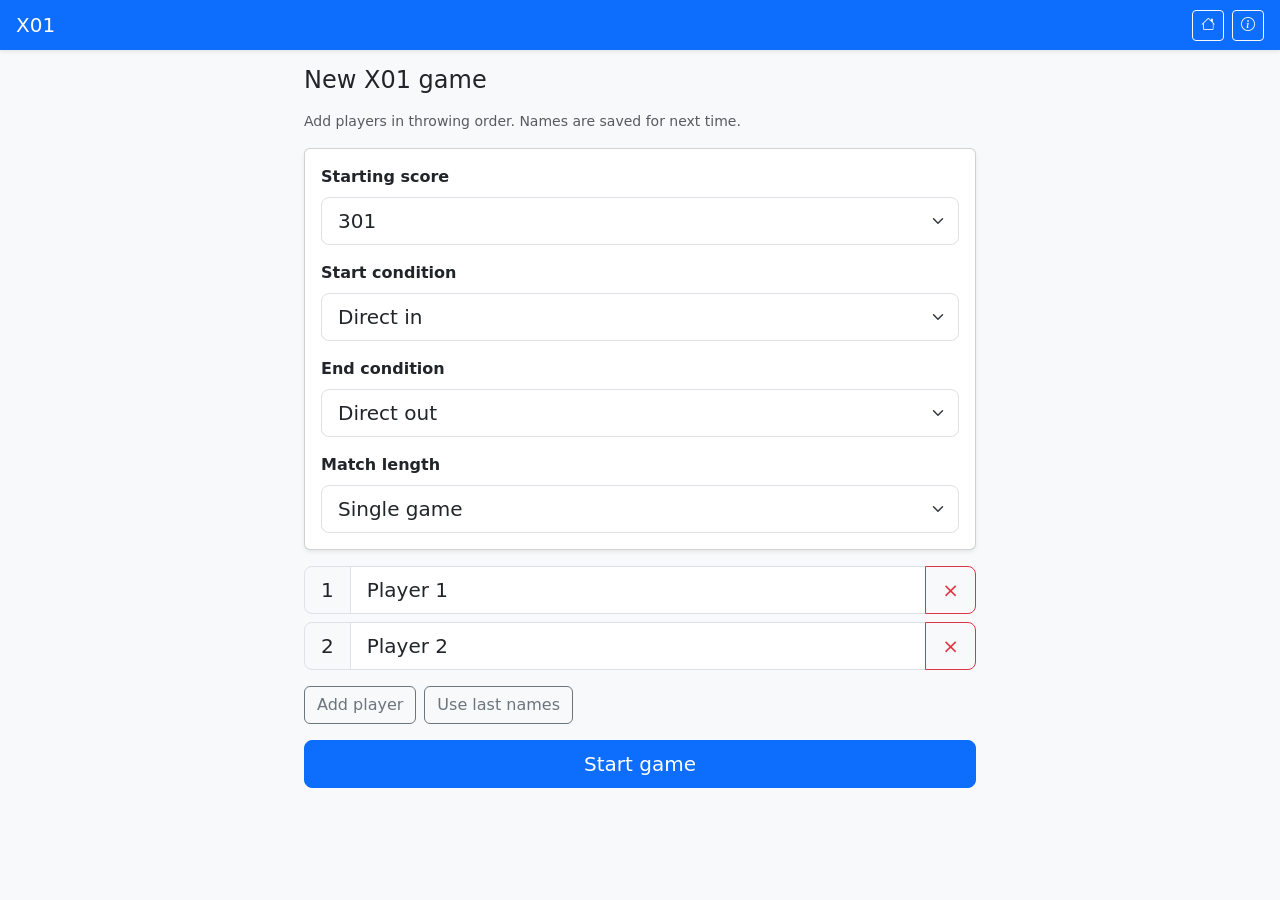
<file: x01/index.html>
<!DOCTYPE html>
<html lang="en">
  <head>
    <meta charset="utf-8" />
    <meta name="viewport" content="width=device-width, initial-scale=1" />
    <title>X01</title>
    <link
      href="https://cdn.jsdelivr.net/npm/bootstrap@5.3.3/dist/css/bootstrap.min.css"
      rel="stylesheet"
      integrity="sha384-QWTKZyjpPEjISv5WaRU9OFeRpok6YctnYmDr5pNlyT2bRjXh0JMhjY6hW+ALEwIH"
      crossorigin="anonymous"
    />
    <link rel="stylesheet" href="https://cdn.jsdelivr.net/npm/bootstrap-icons@1.11.3/font/bootstrap-icons.min.css" />
    <link rel="stylesheet" href="../assets/darts-shared.css" />
    <link rel="stylesheet" href="styles.css" />
  </head>
  <body class="bg-light">
    <header class="navbar navbar-dark bg-primary shadow-sm py-2">
      <div class="container-fluid px-3 d-flex flex-wrap align-items-center">
        <span class="navbar-brand mb-0 h1 fs-5">X01</span>
        <div class="d-flex ms-auto gap-2 align-items-center">
          <a href="../index.html" class="btn btn-outline-light btn-sm" aria-label="Home" title="Home">
            <i class="bi bi-house" aria-hidden="true"></i>
          </a>
          <a href="../instructions.html?game=x01" class="btn btn-outline-light btn-sm" aria-label="Instructions" title="Instructions">
            <i class="bi bi-info-circle" aria-hidden="true"></i>
          </a>
          <button type="button" class="btn btn-outline-light btn-sm d-none" id="btn-abandon" aria-label="Abandon game">
            <i class="bi bi-box-arrow-right" aria-hidden="true"></i>
            <span class="visually-hidden">Abandon game</span>
          </button>
        </div>
      </div>
    </header>

    <main class="container-fluid px-3 py-3 pb-5">
      <section id="screen-setup" class="screen">
        <h2 class="h4 mb-3">New X01 game</h2>
        <p class="text-muted small mb-3">Add players in throwing order. Names are saved for next time.</p>

        <div class="card shadow-sm mb-3">
          <div class="card-body vstack gap-3">
            <div>
              <label for="setup-start-score" class="form-label fw-semibold">Starting score</label>
              <select class="form-select form-select-lg" id="setup-start-score">
                <option value="301" selected>301</option>
                <option value="501">501</option>
              </select>
            </div>
            <div>
              <label for="setup-in-mode" class="form-label fw-semibold">Start condition</label>
              <select class="form-select form-select-lg" id="setup-in-mode">
                <option value="direct" selected>Direct in</option>
                <option value="double">Double in</option>
              </select>
            </div>
            <div>
              <label for="setup-out-mode" class="form-label fw-semibold">End condition</label>
              <select class="form-select form-select-lg" id="setup-out-mode">
                <option value="direct" selected>Direct out</option>
                <option value="double">Double out</option>
              </select>
            </div>
            <div>
              <label for="setup-match-length" class="form-label fw-semibold">Match length</label>
              <select class="form-select form-select-lg" id="setup-match-length">
                <option value="1" selected>Single game</option>
                <option value="3">Best of 3 games</option>
                <option value="5">Best of 5 games</option>
                <option value="7">Best of 7 games</option>
              </select>
            </div>
          </div>
        </div>

        <div id="setup-players" class="vstack gap-2 mb-3"></div>
        <div class="d-flex flex-wrap gap-2 mb-3">
          <button type="button" class="btn btn-outline-secondary" id="btn-add-player">Add player</button>
          <button type="button" class="btn btn-outline-secondary" id="btn-fill-last">Use last names</button>
        </div>
        <button type="button" class="btn btn-primary btn-lg w-100 w-md-auto" id="btn-start-game">Start game</button>
      </section>

      <section id="screen-game" class="screen d-none">
        <div class="round-banner card border-primary mb-3">
          <div class="card-body py-2 px-3">
            <p class="mb-1 fw-semibold" id="match-summary">X01</p>
            <p class="mb-0 small text-muted" id="game-phase-hint"></p>
          </div>
        </div>

        <div class="card shadow-sm mb-3">
          <div class="card-header py-3 current-player-header">
            <span class="current-player-name" id="current-player-name">-</span>
            <span class="current-player-action" id="current-player-action"></span>
          </div>
          <div class="card-body">
            <p class="small mb-3" id="turn-hint"></p>
            <div id="throws-panel"></div>
          </div>
          <div class="card-footer bg-transparent border-top-0 pt-0 px-3 pb-3">
            <div class="d-grid gap-2">
              <button type="button" class="btn btn-success btn-lg" id="btn-confirm-turn" disabled>Confirm turn - -</button>
              <button type="button" class="btn btn-outline-danger btn-lg" id="btn-busted-turn">Busted</button>
            </div>
          </div>
        </div>

        <div class="card shadow-sm mb-3">
          <div class="card-header py-2"><strong>Scores</strong></div>
          <div class="table-responsive mb-0">
            <table class="table table-sm table-striped mb-0 align-middle" id="score-table">
              <thead>
                <tr>
                  <th scope="col">Player</th>
                  <th scope="col" class="text-end">Remaining</th>
                  <th scope="col" class="text-end games-won-col">Games</th>
                  <th scope="col" class="text-end in-status-col">In</th>
                </tr>
              </thead>
              <tbody id="score-tbody"></tbody>
            </table>
          </div>
        </div>
      </section>

      <section id="screen-finished" class="screen d-none">
        <h2 class="h4 mb-3">Final standings</h2>
        <div id="standings-podium-wrap" class="standings-podium-wrap mb-4"></div>
        <div id="visit-scoreboards-wrap" class="d-none"></div>
        <h3 class="h6 text-muted text-uppercase mb-2 d-none letter-spacing-tight" id="standings-others-heading">Other places</h3>
        <ul class="list-group shadow-sm mb-4 d-none" id="standings-rest-list"></ul>
        <button type="button" class="btn btn-primary btn-lg w-100" id="btn-new-from-finished">New game</button>
      </section>
    </main>

    <script
      src="https://code.jquery.com/jquery-3.7.1.min.js"
      integrity="sha256-/JqT3SQfawRcv/BIHPThkBvs0OEvtFFmqPF/lYI/Cxo="
      crossorigin="anonymous"
    ></script>
    <script
      src="https://cdn.jsdelivr.net/npm/bootstrap@5.3.3/dist/js/bootstrap.bundle.min.js"
      integrity="sha384-YvpcrYf0tY3lHB60NNkmXc5s9fDVZLESaAA55NDzOxhy9GkcIdslK1eN7N6jIeHz"
      crossorigin="anonymous"
    ></script>
    <script src="app.js"></script>
  </body>
</html>
</file>
<file: assets/darts-shared.css>
/* Shared darts UI — load before each game’s styles.css; baseline from follow-sector */
/* Mobile-first: comfortable tap targets and readable scores */

.btn-lg.throw-btn,
.btn-lg[data-mult],
.tb-mult-btn,
.tb-bull-btn,
.btn-pick-miss {
  min-height: 3rem;
}

.dart-pick-sector-btn {
  min-width: 2.5rem;
}

/* Establish target: rows 1–10, 11–20 (centered); Bull + Miss on last row */
.establish-target-grid {
  display: flex;
  flex-direction: column;
  align-items: center;
  gap: 0.5rem;
  width: 100%;
}

.establish-target-row {
  display: flex;
  flex-wrap: wrap;
  justify-content: center;
  column-gap: 0.45rem;
  row-gap: 0.45rem;
  width: 100%;
}

.establish-target-row--miss-bull {
  gap: 0.75rem;
}

.establish-target-panel .btn-establish-bull {
  min-width: 3.75rem;
}

/* Same rhythm as other strip buttons */
.establish-target-panel .establish-target-grid .btn {
  white-space: nowrap;
  font-size: 1.05rem;
  font-weight: 600;
  padding: 0.55rem 0.75rem;
  min-height: 3rem;
}

.establish-target-panel .btn-establish-miss {
  min-width: 3.75rem;
}

.establish-target-panel .dart-pick-sector-btn {
  min-width: 3rem;
}

/* Establish strip: every button is outline gray; selection uses darker outline only (no solid fills) */
.establish-target-panel .btn-outline-secondary {
  --bs-btn-color: var(--bs-secondary);
  color: var(--bs-secondary) !important;
}

.establish-target-panel .btn-outline-secondary.establish-strip-btn--active {
  --bs-btn-color: #212529;
  color: #212529 !important;
  border-color: #212529 !important;
  border-width: 2px;
  font-weight: 700;
  background-color: rgba(33, 37, 41, 0.07);
}

.table-primary th,
.table-primary td {
  font-weight: 600;
}

.round-banner .card-body {
  font-size: 0.95rem;
}

.round-progress {
  height: 0.55rem;
  border-radius: 999px;
  background-color: rgba(13, 110, 253, 0.12);
}

.round-progress .round-progress-fill {
  border-radius: 999px;
  transition: width 0.4s ease;
}

.round-progress-labels {
  font-size: 0.7rem;
  letter-spacing: -0.02em;
  user-select: none;
}

@media (min-width: 400px) {
  .round-progress {
    height: 0.65rem;
  }

  .round-progress-labels {
    font-size: 0.75rem;
  }
}

.current-player-header {
  display: flex;
  flex-wrap: wrap;
  align-items: baseline;
  gap: 0.25rem 0.5rem;
}

.current-player-name {
  font-size: clamp(1.25rem, 4.5vw, 1.65rem);
  font-weight: 800;
  line-height: 1.2;
  letter-spacing: -0.02em;
  color: var(--bs-primary);
}

.current-player-action {
  font-size: 0.95rem;
  font-weight: 600;
  color: var(--bs-secondary-color);
}

.dartboard-holder {
  max-width: min(100%, 320px);
}

/* Compact row: small board + target numeral — saves vertical space */
.dartboard-target-row {
  min-height: 0;
}

.dartboard-holder--compact {
  /* Keep board height in line with the target figure beside it */
  width: min(3.25rem, 30vw);
  max-width: min(3.25rem, 30vw);
}

.board-target-figure {
  font-weight: 800;
  line-height: 1;
  letter-spacing: -0.03em;
  font-size: clamp(1.65rem, 8vw, 2.35rem);
  text-align: center;
  color: var(--bs-dark);
}

.board-target-figure.board-target-figure--bull {
  font-size: clamp(1.15rem, 5.5vw, 1.45rem);
  letter-spacing: 0.02em;
}

.dartboard-svg {
  display: block;
  width: 100%;
  height: auto;
  filter: drop-shadow(0 4px 12px rgba(0, 0, 0, 0.2));
}

.dart-sector {
  stroke: #2d1f14;
  stroke-width: 0.45;
  transition: fill 0.15s ease, stroke 0.15s ease;
}

/* Classic board: odd wedges “black” family (12 o’clock = 20), even index = dark singles + red rings */
.dart-band--single-dark {
  fill: #141414;
}

.dart-band--single-light {
  fill: #ece8e0;
}

.dart-band--ring-red {
  fill: #b31515;
}

.dart-band--ring-green {
  fill: #1f6e34;
}

.dart-sector--target {
  fill: #ffc107 !important;
  stroke: #e65100 !important;
  stroke-width: 2.5 !important;
  filter: url(#dart-glow);
}

/* Bull target: dim wedges */
.dartboard-svg--final-round .dart-sector {
  opacity: 0.42;
}

.dartboard-svg--final-round .bull-ring-outer {
  fill: #256329 !important;
  stroke: #ffc107 !important;
  stroke-width: 3 !important;
  filter: url(#dart-glow);
}

.dartboard-svg--final-round .bull-ring-inner {
  fill: #d32f2f !important;
  stroke: #fff9c4 !important;
  stroke-width: 2.5 !important;
  filter: url(#dart-glow);
}

#sector-board-card.board-final-round {
  border-color: #c62828 !important;
}

@media (min-width: 768px) {
  /* Same readable column as in-play cards */
  #screen-setup {
    max-width: 42rem;
    margin-left: auto;
    margin-right: auto;
  }

  #screen-game .card {
    max-width: 42rem;
    margin-left: auto;
    margin-right: auto;
  }
}

.standings-podium-wrap {
  max-width: 28rem;
  margin-left: auto;
  margin-right: auto;
}

.podium-visual {
  display: flex;
  flex-direction: row;
  align-items: flex-end;
  justify-content: center;
  gap: 0.35rem;
  padding: 0.75rem 0.25rem 0;
}

@media (min-width: 400px) {
  .podium-visual {
    gap: 0.75rem;
  }
}

.podium-column {
  flex: 1 1 0;
  min-width: 0;
  max-width: 9.5rem;
  display: flex;
  flex-direction: column;
  align-items: center;
  text-align: center;
}

.podium-column--1 {
  order: 2;
}
.podium-column--2 {
  order: 1;
}
.podium-column--3 {
  order: 3;
}

.podium-top {
  font-size: 0.85rem;
  line-height: 1.25;
  margin-bottom: 0.35rem;
  min-height: 4.25rem;
  display: flex;
  flex-direction: column;
  justify-content: flex-end;
  align-items: center;
}

.podium-emoji {
  font-size: 1.75rem;
  line-height: 1;
  margin-bottom: 0.2rem;
}

.podium-names {
  font-weight: 700;
  word-break: break-word;
  hyphens: auto;
}

.podium-names.podium-names--empty {
  font-weight: 400;
  color: #9e9e9e;
}

.podium-score-pill {
  font-size: 0.8rem;
  font-weight: 700;
  margin-top: 0.15rem;
  padding: 0.1rem 0.45rem;
  border-radius: 999px;
  background: rgba(0, 0, 0, 0.06);
}

.podium-plinth {
  width: 100%;
  border-radius: 10px 10px 4px 4px;
  box-shadow: 0 4px 0 rgba(0, 0, 0, 0.12), inset 0 1px 0 rgba(255, 255, 255, 0.35);
  padding: 0.5rem 0.35rem 0.65rem;
  font-size: 1.35rem;
  font-weight: 900;
  color: rgba(0, 0, 0, 0.35);
  line-height: 1;
}

.podium-column--1 .podium-plinth {
  min-height: 7.5rem;
  background: linear-gradient(180deg, #ffe082 0%, #ffb300 55%, #ff8f00 100%);
}

.podium-column--2 .podium-plinth {
  min-height: 5.25rem;
  background: linear-gradient(180deg, #f5f5f5 0%, #bdbdbd 55%, #9e9e9e 100%);
}

.podium-column--3 .podium-plinth {
  min-height: 3.75rem;
  background: linear-gradient(180deg, #d7a574 0%, #a1887f 45%, #6d4c41 100%);
}

.podium-column.podium-column--empty .podium-plinth {
  opacity: 0.45;
}

.letter-spacing-tight {
  letter-spacing: 0.06em;
}
</file>
<file: around-the-world/styles.css>
/* Around the world — game-specific overrides only */

/* Setup: three equal-width mode toggles in one row */
.mode-toggle.btn-group {
  display: flex;
  width: 100%;
}

.mode-toggle .btn {
  flex: 1 1 0;
  min-width: 0;
  white-space: nowrap;
}

/* Reserve space so Hit/Miss row does not jump when pending text appears.
   Anchor copy toward Confirm (bottom), not centered toward Hit row. */
.pending-hint-slot {
  min-height: 2.75rem;
  display: flex;
  flex-direction: column;
  justify-content: flex-end;
}

/* Same as follow-sector: hide duplicate SVG wedge label */
#dartboard-wedge-label {
  visibility: hidden !important;
}

/* Wedges in this round but not yet active — softer highlight */
#sector-hits-table th[scope='row'] {
  font-weight: 600;
}

#sector-hits-table thead th {
  white-space: nowrap;
}

.dart-sector--round-secondary {
  fill: rgba(255, 193, 7, 0.42) !important;
  stroke: #ef6c00 !important;
  stroke-width: 1.35 !important;
}

.round-wedge-num {
  font-weight: 800;
  font-size: clamp(1.45rem, 6.5vw, 2.2rem);
  line-height: 1.1;
  letter-spacing: -0.03em;
  color: var(--bs-secondary);
}

.round-wedge-num--active {
  color: var(--bs-primary);
}

.round-wedge-sep {
  font-weight: 700;
  line-height: 1;
  user-select: none;
}
</file>
<file: follow-sector/styles.css>
/* follow-sector — target numeral beside board; hide duplicate SVG wedge label */
#dartboard-wedge-label {
  visibility: hidden !important;
}

#standings-round-scores-table th[scope='row'] {
  font-weight: 600;
}

#standings-round-scores-table thead th {
  white-space: nowrap;
}
</file>
<file: max-game/styles.css>
.calc-keypad-grid {
  display: flex;
  flex-direction: column;
  gap: 0.5rem;
  max-width: 280px;
  margin-left: auto;
  margin-right: auto;
}

.calc-keypad-row {
  display: grid;
  grid-template-columns: 1fr 1fr 1fr;
  gap: 0.5rem;
}

.calc-keypad-row .btn {
  min-height: 3rem;
  font-weight: 600;
}

.calc-keypad-row--zero-row .calc-keypad-placeholder {
  min-height: 3rem;
}

#standings-round-scores-table th[scope='row'] {
  font-weight: 600;
}

#standings-round-scores-table thead th {
  white-space: nowrap;
}
</file>
<file: min-game/styles.css>
.calc-keypad-grid {
  display: flex;
  flex-direction: column;
  gap: 0.5rem;
  max-width: 280px;
  margin-left: auto;
  margin-right: auto;
}

.calc-keypad-row {
  display: grid;
  grid-template-columns: 1fr 1fr 1fr;
  gap: 0.5rem;
}

.calc-keypad-row .btn {
  min-height: 3rem;
  font-weight: 600;
}

.calc-keypad-row--zero-row .calc-keypad-placeholder {
  min-height: 3rem;
}

#standings-round-scores-table th[scope='row'] {
  font-weight: 600;
}

#standings-round-scores-table thead th {
  white-space: nowrap;
}
</file>
<file: random-sector/styles.css>
/* Target numeral beside compact board — hide duplicate SVG wedge label */
#dartboard-wedge-label {
  visibility: hidden !important;
}

.calc-keypad-grid {
  display: flex;
  flex-direction: column;
  gap: 0.5rem;
  max-width: 280px;
  margin-left: auto;
  margin-right: auto;
}

.calc-keypad-row {
  display: grid;
  grid-template-columns: 1fr 1fr 1fr;
  gap: 0.5rem;
}

.calc-keypad-row .btn {
  min-height: 3rem;
  font-weight: 600;
}

.calc-keypad-row--zero-row .calc-keypad-placeholder {
  min-height: 3rem;
}

#standings-round-scores-table th[scope='row'] {
  font-weight: 600;
}

#standings-round-scores-table thead th {
  white-space: nowrap;
}
</file>
<file: x01/styles.css>
.calc-keypad-grid {
  display: flex;
  flex-direction: column;
  gap: 0.5rem;
  max-width: 280px;
  margin-left: auto;
  margin-right: auto;
}

.calc-keypad-row {
  display: grid;
  grid-template-columns: 1fr 1fr 1fr;
  gap: 0.5rem;
}

.calc-keypad-row .btn {
  min-height: 3rem;
  font-weight: 600;
}

.calc-keypad-row--zero-row .calc-keypad-placeholder {
  min-height: 3rem;
}

#turn-hint {
  min-height: 1.25rem;
}

.visit-scoreboard-table th[scope='row'] {
  font-weight: 600;
}

.visit-scoreboard-table thead th {
  white-space: nowrap;
}
</file>
